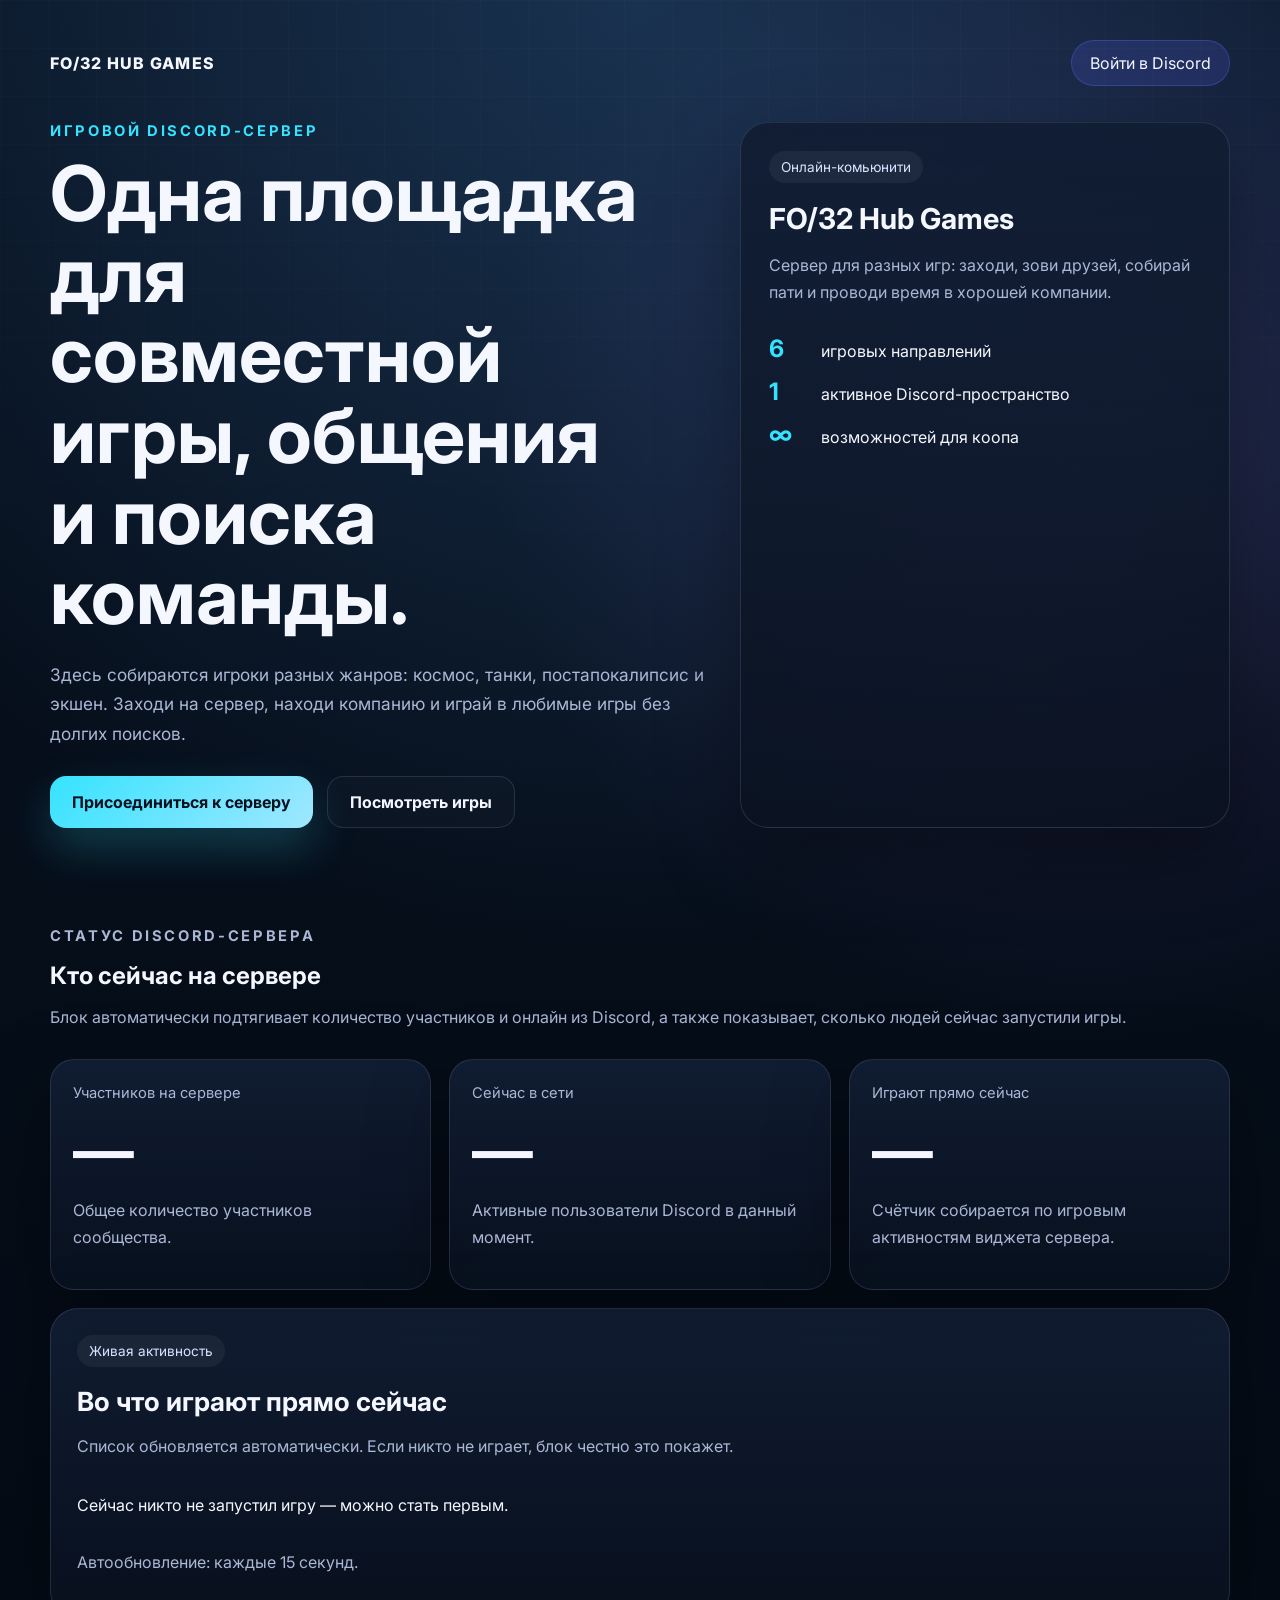
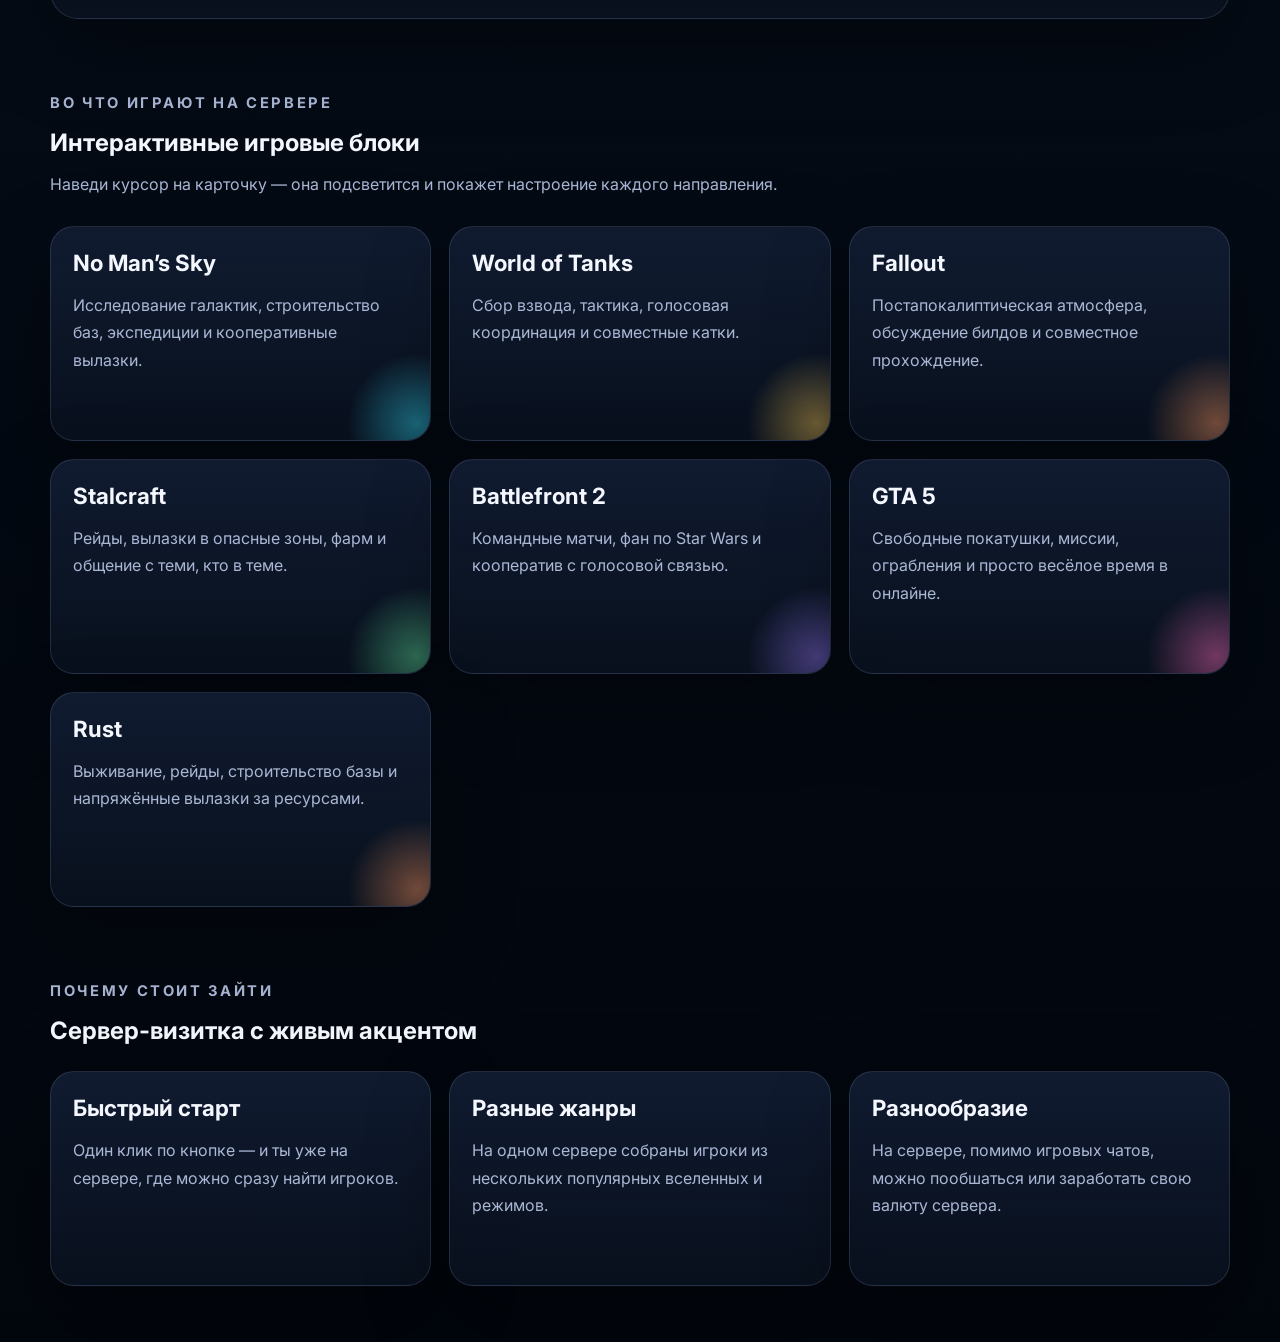
<file: index.html>
<!doctype html>
<html lang="ru">
  <head>
    <meta name="yandex-verification" content="1fd567d5ccc58c2b" />
    <meta charset="UTF-8" />
    <meta name="viewport" content="width=device-width, initial-scale=1.0" />
    <title>FO/32 Hub Games — Discord сервер для геймеров</title>
    <meta
      name="description"
      content="FO/32 Hub Games — Discord-сервер для совместной игры в No Man's Sky, World of Tanks, Fallout, Stalcraft, Battlefront 2 и GTA 5."
    />
    <link rel="icon" type="image/svg+xml" href="favicon.svg" />
    <link rel="preconnect" href="https://fonts.googleapis.com" />
    <link rel="preconnect" href="https://fonts.gstatic.com" crossorigin />
    <link
      href="https://fonts.googleapis.com/css2?family=Inter:wght@400;500;700;800&display=swap"
      rel="stylesheet"
    />
    <link rel="stylesheet" href="style.css" />
  </head>
  <body>
    <div class="page-shell">
      <header class="hero">
        <nav class="topbar">
          <div class="brand">FO/32 Hub Games</div>
          <a class="discord-link" href="https://discord.gg/TZqFmdJtBF" target="_blank" rel="noreferrer">
            Войти в Discord
          </a>
        </nav>

        <div class="hero__content">
          <div class="hero__text">
            <p class="eyebrow">Игровой Discord-сервер</p>
            <h1>Одна площадка для совместной игры, общения и поиска команды.</h1>
            <p class="hero__description">
              Здесь собираются игроки разных жанров: космос, танки, постапокалипсис и экшен.
              Заходи на сервер, находи компанию и играй в любимые игры без долгих поисков.
            </p>
            <div class="hero__actions">
              <a class="button button--primary" href="https://discord.gg/TZqFmdJtBF" target="_blank" rel="noreferrer">
                Присоединиться к серверу
              </a>
              <a class="button button--secondary" href="#games">Посмотреть игры</a>
            </div>
          </div>

          <div class="hero__panel interactive-card" data-accent="blue">
            <span class="panel-tag">Онлайн-комьюнити</span>
            <h2>FO/32 Hub Games</h2>
            <p>
              Сервер для разных игр: заходи, зови друзей, собирай пати и проводи время в хорошей компании.
            </p>
            <ul class="hero__stats">
              <li><strong>6</strong><span>игровых направлений</span></li>
              <li><strong>1</strong><span>активное Discord-пространство</span></li>
              <li><strong>∞</strong><span>возможностей для коопа</span></li>
            </ul>
          </div>
        </div>
      </header>

      <main>
        <section class="section status-section" id="status">
          <div class="section-heading">
            <p class="eyebrow">Статус Discord-сервера</p>
            <h2>Кто сейчас на сервере</h2>
            <p>
              Блок автоматически подтягивает количество участников и онлайн из Discord, а также показывает,
              сколько людей сейчас запустили игры.
            </p>
          </div>

          <div class="status-grid">
            <article class="status-card interactive-card" data-accent="cyan" tabindex="0">
              <span class="status-card__label">Участников на сервере</span>
              <strong class="status-card__value" data-stat="members">—</strong>
              <p class="status-card__meta">Общее количество участников сообщества.</p>
            </article>

            <article class="status-card interactive-card" data-accent="green" tabindex="0">
              <span class="status-card__label">Сейчас в сети</span>
              <strong class="status-card__value" data-stat="online">—</strong>
              <p class="status-card__meta">Активные пользователи Discord в данный момент.</p>
            </article>

            <article class="status-card interactive-card" data-accent="violet" tabindex="0">
              <span class="status-card__label">Играют прямо сейчас</span>
              <strong class="status-card__value" data-stat="playing">—</strong>
              <p class="status-card__meta">Счётчик собирается по игровым активностям виджета сервера.</p>
            </article>
          </div>

          <div class="status-panel interactive-card" data-accent="blue">
            <div>
              <span class="panel-tag">Живая активность</span>
              <h3>Во что играют прямо сейчас</h3>
              <p class="status-panel__text">
                Список обновляется автоматически. Если никто не играет, блок честно это покажет.
              </p>
            </div>
            <div class="status-games" data-active-games>Загрузка данных…</div>
            <p class="status-footnote">Автообновление: каждые 15 секунд.</p>
          </div>
        </section>

        <section class="section" id="games">
          <div class="section-heading">
            <p class="eyebrow">Во что играют на сервере</p>
            <h2>Интерактивные игровые блоки</h2>
            <p>
              Наведи курсор на карточку — она подсветится и покажет настроение каждого направления.
            </p>
          </div>

          <div class="games-grid">
            <article class="game-card interactive-card" data-accent="cyan" tabindex="0">
              <span class="game-card__glow"></span>
              <h3>No Man’s Sky</h3>
              <p>Исследование галактик, строительство баз, экспедиции и кооперативные вылазки.</p>
            </article>

            <article class="game-card interactive-card" data-accent="gold" tabindex="0">
              <span class="game-card__glow"></span>
              <h3>World of Tanks</h3>
              <p>Сбор взвода, тактика, голосовая координация и совместные катки.</p>
            </article>

            <article class="game-card interactive-card" data-accent="orange" tabindex="0">
              <span class="game-card__glow"></span>
              <h3>Fallout</h3>
              <p>Постапокалиптическая атмосфера, обсуждение билдов и совместное прохождение.</p>
            </article>

            <article class="game-card interactive-card" data-accent="green" tabindex="0">
              <span class="game-card__glow"></span>
              <h3>Stalcraft</h3>
              <p>Рейды, вылазки в опасные зоны, фарм и общение с теми, кто в теме.</p>
            </article>

            <article class="game-card interactive-card" data-accent="violet" tabindex="0">
              <span class="game-card__glow"></span>
              <h3>Battlefront 2</h3>
              <p>Командные матчи, фан по Star Wars и кооператив с голосовой связью.</p>
            </article>

            <article class="game-card interactive-card" data-accent="pink" tabindex="0">
              <span class="game-card__glow"></span>
              <h3>GTA 5</h3>
              <p>Свободные покатушки, миссии, ограбления и просто весёлое время в онлайне.</p>
            </article>

            <article class="game-card interactive-card" data-accent="orange" tabindex="0">
              <span class="game-card__glow"></span>
              <h3>Rust</h3>
              <p>Выживание, рейды, строительство базы и напряжённые вылазки за ресурсами.</p>
            </article>
          </div>
        </section>

        <section class="section about">
          <div class="section-heading">
            <p class="eyebrow">Почему стоит зайти</p>
            <h2>Сервер-визитка с живым акцентом</h2>
          </div>

          <div class="features-grid">
            <article class="feature-card interactive-card" data-accent="blue" tabindex="0">
              <h3>Быстрый старт</h3>
              <p>Один клик по кнопке — и ты уже на сервере, где можно сразу найти игроков.</p>
            </article>
            <article class="feature-card interactive-card" data-accent="green" tabindex="0">
              <h3>Разные жанры</h3>
              <p>На одном сервере собраны игроки из нескольких популярных вселенных и режимов.</p>
            </article>
            <article class="feature-card interactive-card" data-accent="violet" tabindex="0">
              <h3>Разнообразие</h3>
              <p>На сервере, помимо игровых чатов, можно пообшаться или заработать свою валюту сервера.</p>
            </article>
          </div>
        </section>
      </main>
    </div>

    <script src="script.js"></script>
  </body>
</html>
</file>
<file: style.css>
:root {
  color-scheme: dark;
  --bg: #07111f;
  --bg-soft: rgba(11, 21, 37, 0.78);
  --card: rgba(14, 24, 42, 0.82);
  --line: rgba(151, 164, 197, 0.18);
  --text: #f5f7ff;
  --muted: #aab7d5;
  --blue: #5aa8ff;
  --cyan: #36e3ff;
  --gold: #ffcd57;
  --orange: #ff9a5f;
  --green: #67f0a6;
  --violet: #9a7cff;
  --pink: #ff6fbe;
  --shadow: 0 30px 80px rgba(0, 0, 0, 0.35);
}

* {
  box-sizing: border-box;
}

html {
  scroll-behavior: smooth;
}

body {
  margin: 0;
  min-height: 100vh;
  font-family: 'Inter', system-ui, sans-serif;
  color: var(--text);
  background:
    radial-gradient(circle at top, rgba(90, 168, 255, 0.22), transparent 32%),
    radial-gradient(circle at 85% 15%, rgba(154, 124, 255, 0.18), transparent 22%),
    linear-gradient(180deg, #07111f 0%, #02060d 100%);
}

body::before {
  content: '';
  position: fixed;
  inset: 0;
  pointer-events: none;
  background-image: linear-gradient(rgba(255, 255, 255, 0.03) 1px, transparent 1px),
    linear-gradient(90deg, rgba(255, 255, 255, 0.03) 1px, transparent 1px);
  background-size: 48px 48px;
  mask-image: linear-gradient(180deg, rgba(255, 255, 255, 0.55), transparent 90%);
}

.page-shell {
  width: min(1180px, calc(100% - 32px));
  margin: 0 auto;
  padding: 24px 0 56px;
}

.topbar,
.hero__content,
.games-grid,
.features-grid {
  display: grid;
}

.topbar {
  grid-template-columns: repeat(2, minmax(0, 1fr));
  align-items: center;
  gap: 16px;
  margin-bottom: 36px;
}

.brand {
  font-size: 1rem;
  font-weight: 800;
  letter-spacing: 0.08em;
  text-transform: uppercase;
}

.discord-link,
.button {
  display: inline-flex;
  align-items: center;
  justify-content: center;
  gap: 10px;
  text-decoration: none;
  transition: transform 180ms ease, box-shadow 180ms ease, border-color 180ms ease, background 180ms ease;
}

.discord-link {
  justify-self: end;
  padding: 12px 18px;
  color: var(--text);
  background: rgba(88, 101, 242, 0.18);
  border: 1px solid rgba(88, 101, 242, 0.35);
  border-radius: 999px;
}

.hero {
  padding: 16px 0 24px;
}

.hero__content {
  grid-template-columns: minmax(0, 1.15fr) minmax(320px, 0.85fr);
  gap: 28px;
  align-items: stretch;
}

.eyebrow {
  margin: 0 0 14px;
  font-size: 0.92rem;
  font-weight: 700;
  letter-spacing: 0.18em;
  text-transform: uppercase;
  color: var(--cyan);
}

.hero h1,
.section-heading h2 {
  margin: 0;
  line-height: 1.05;
}

.hero h1 {
  font-size: clamp(2.5rem, 6vw, 5.2rem);
  max-width: 12ch;
}

.hero__description,
.section-heading p,
.game-card p,
.feature-card p,
.hero__panel p {
  color: var(--muted);
  line-height: 1.7;
}

.hero__description {
  max-width: 62ch;
  margin: 22px 0 0;
  font-size: 1.08rem;
}

.hero__actions {
  display: flex;
  flex-wrap: wrap;
  gap: 14px;
  margin-top: 28px;
}

.button {
  min-height: 52px;
  padding: 14px 22px;
  border-radius: 16px;
  font-weight: 700;
}

.button--primary {
  color: #04111f;
  background: linear-gradient(135deg, var(--cyan), #9fe7ff);
  box-shadow: 0 20px 45px rgba(54, 227, 255, 0.22);
}

.button--secondary {
  color: var(--text);
  border: 1px solid var(--line);
  background: rgba(255, 255, 255, 0.02);
}

.interactive-card {
  position: relative;
  overflow: hidden;
  border: 1px solid var(--line);
  background: linear-gradient(180deg, rgba(17, 29, 51, 0.92), rgba(10, 18, 32, 0.82));
  box-shadow: var(--shadow);
}

.interactive-card::before {
  content: '';
  position: absolute;
  inset: -40%;
  background: radial-gradient(circle, color-mix(in srgb, var(--accent, var(--blue)) 48%, transparent) 0%, transparent 58%);
  opacity: 0;
  transform: translate(var(--pointer-x, 0), var(--pointer-y, 0));
  transition: opacity 180ms ease;
  pointer-events: none;
}

.interactive-card:hover::before,
.interactive-card:focus-visible::before,
.interactive-card.is-active::before {
  opacity: 0.85;
}

.interactive-card:hover,
.interactive-card:focus-visible,
.discord-link:hover,
.button:hover {
  transform: translateY(-3px);
}

.interactive-card:hover,
.interactive-card:focus-visible,
.interactive-card.is-active,
.discord-link:hover,
.button:hover {
  border-color: color-mix(in srgb, var(--accent, var(--blue)) 45%, white 8%);
  box-shadow: 0 28px 80px color-mix(in srgb, var(--accent, var(--blue)) 18%, rgba(0, 0, 0, 0.45));
}

.hero__panel {
  padding: 28px;
  border-radius: 28px;
}

.panel-tag {
  display: inline-flex;
  padding: 8px 12px;
  border-radius: 999px;
  background: rgba(255, 255, 255, 0.05);
  color: #d7e4ff;
  font-size: 0.85rem;
  margin-bottom: 18px;
}

.hero__panel h2 {
  margin: 0 0 10px;
  font-size: 1.8rem;
}

.hero__stats {
  list-style: none;
  padding: 0;
  margin: 28px 0 0;
  display: grid;
  gap: 14px;
}

.hero__stats li {
  display: flex;
  align-items: baseline;
  gap: 12px;
}

.hero__stats strong {
  min-width: 40px;
  font-size: 1.5rem;
  color: var(--cyan);
}

.section {
  margin-top: 72px;
}

.status-grid {
  display: grid;
  grid-template-columns: repeat(3, minmax(0, 1fr));
  gap: 18px;
  margin-bottom: 18px;
}

.status-card {
  min-height: 180px;
  padding: 22px;
  border-radius: 24px;
}

.status-card__label {
  display: inline-block;
  color: var(--muted);
  font-size: 0.92rem;
  margin-bottom: 18px;
}

.status-card__value {
  display: block;
  font-size: clamp(2.2rem, 5vw, 3.8rem);
  line-height: 1;
  margin-bottom: 14px;
  color: var(--text);
}

.status-card__meta,
.status-panel__text,
.status-footnote {
  color: var(--muted);
  line-height: 1.7;
}

.status-panel {
  display: grid;
  gap: 18px;
  padding: 26px;
  border-radius: 28px;
}

.status-panel h3 {
  margin: 0 0 10px;
  font-size: 1.65rem;
}

.status-games {
  display: flex;
  flex-wrap: wrap;
  gap: 12px;
}

.status-chip {
  display: inline-flex;
  align-items: center;
  gap: 8px;
  padding: 10px 14px;
  border-radius: 999px;
  background: rgba(255, 255, 255, 0.06);
  border: 1px solid rgba(255, 255, 255, 0.1);
  color: var(--text);
  font-weight: 600;
}

.status-chip__count {
  display: inline-flex;
  align-items: center;
  justify-content: center;
  min-width: 24px;
  height: 24px;
  padding: 0 7px;
  border-radius: 999px;
  background: color-mix(in srgb, var(--accent, var(--blue)) 35%, rgba(255, 255, 255, 0.15));
  color: var(--text);
  font-size: 0.86rem;
}

.section-heading {
  margin-bottom: 28px;
}

.games-grid {
  grid-template-columns: repeat(3, minmax(0, 1fr));
  gap: 18px;
}

.game-card,
.feature-card {
  min-height: 215px;
  padding: 22px;
  border-radius: 24px;
}

.game-card {
  isolation: isolate;
}

.game-card__glow {
  position: absolute;
  inset: auto -15% -25% auto;
  width: 140px;
  height: 140px;
  background: radial-gradient(circle, color-mix(in srgb, var(--accent, var(--blue)) 42%, transparent), transparent 70%);
  z-index: -1;
  transition: transform 220ms ease;
}

.game-card:hover .game-card__glow,
.game-card:focus-visible .game-card__glow,
.game-card.is-active .game-card__glow {
  transform: scale(1.15);
}

.game-card h3,
.feature-card h3 {
  margin: 0 0 12px;
  font-size: 1.4rem;
}

.features-grid {
  grid-template-columns: repeat(3, minmax(0, 1fr));
  gap: 18px;
}

[data-accent='blue'] {
  --accent: var(--blue);
}
[data-accent='cyan'] {
  --accent: var(--cyan);
}
[data-accent='gold'] {
  --accent: var(--gold);
}
[data-accent='orange'] {
  --accent: var(--orange);
}
[data-accent='green'] {
  --accent: var(--green);
}
[data-accent='violet'] {
  --accent: var(--violet);
}
[data-accent='pink'] {
  --accent: var(--pink);
}

@media (max-width: 960px) {
  .hero__content,
  .status-grid,
  .games-grid,
  .features-grid {
    grid-template-columns: 1fr;
  }

  .hero h1 {
    max-width: 100%;
  }
}

@media (max-width: 640px) {
  .page-shell {
    width: min(100% - 20px, 1180px);
    padding-top: 18px;
  }

  .topbar {
    grid-template-columns: 1fr;
  }

  .discord-link {
    justify-self: start;
  }

  .hero__panel,
  .game-card,
  .feature-card {
    border-radius: 22px;
  }

  .hero h1 {
    font-size: clamp(2.1rem, 13vw, 4rem);
  }
}
</file>
